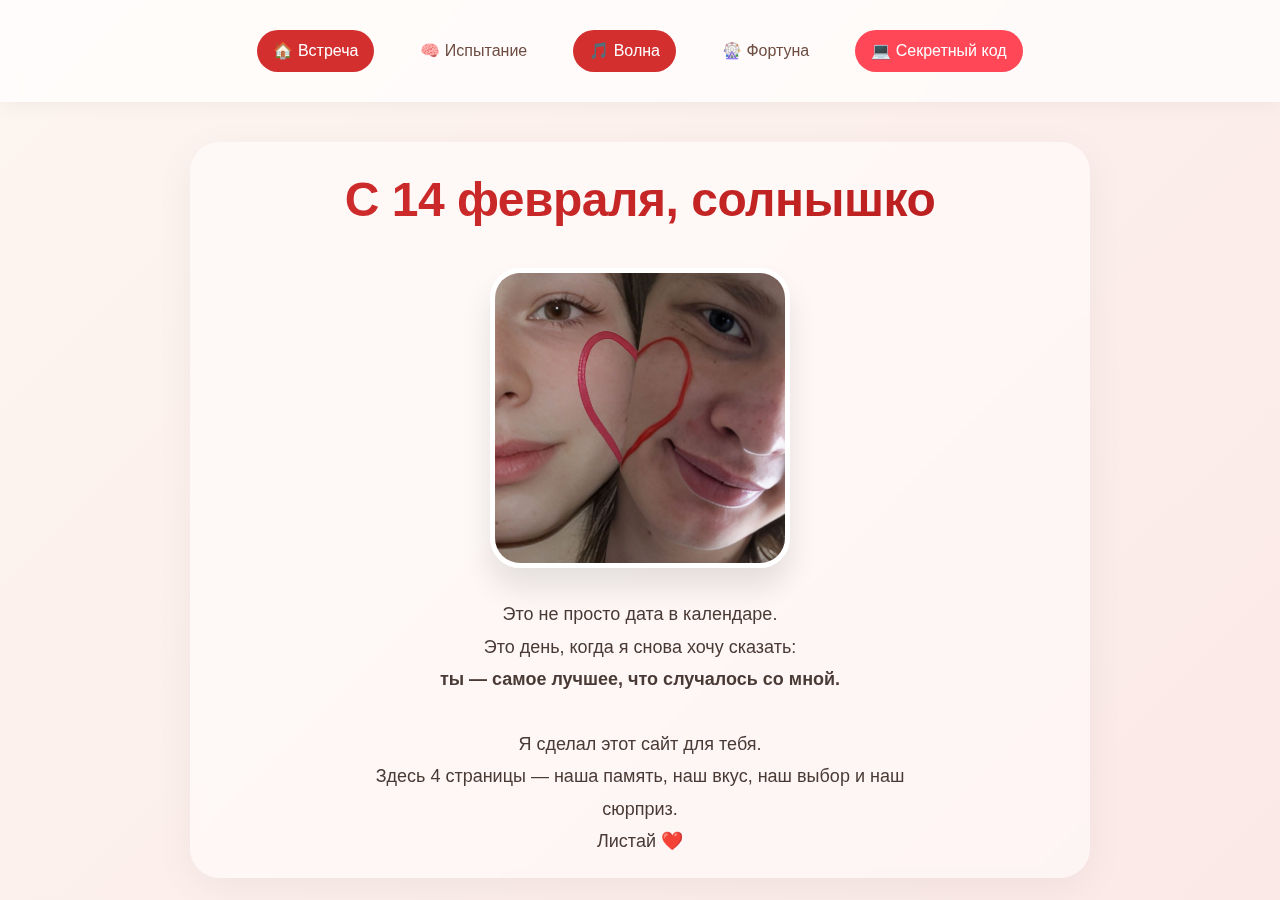
<file: index.html>
<!DOCTYPE html>
<html lang="ru">
<head>
    <meta charset="UTF-8">
    <meta name="viewport" content="width=device-width, initial-scale=1.0">
    <title>Для тебя ❤️</title>
    <link rel="stylesheet" href="style.css">
</head>
<body>
    <div class="nav">
        <a href="index.html">🏠 Встреча</a>
        <a href="quiz.html">🧠 Испытание</a>
        <a href="music.html" class="active">🎵 Волна</a>
        <a href="wheel.html">🎡 Фортуна</a>
        <a href="code.html">💻 Секретный код</a>
    </div>

    <div class="container center">
        <h1 class="title">С 14 февраля, солнышко</h1>
        <div class="photo-frame">
            <img src="/img/image.png" alt="Мы" class="main-photo">
        </div>
        <p class="main-text">
            Это не просто дата в календаре.<br>
            Это день, когда я снова хочу сказать:<br>
            <strong>ты — самое лучшее, что случалось со мной.</strong><br><br>
            Я сделал этот сайт для тебя.<br>
            Здесь 4 страницы — наша память, наш вкус, наш выбор и наш сюрприз.<br>
            Листай ❤️
        </p>
    </div>

    <script src="script.js"></script>
</body>
</html>
</file>
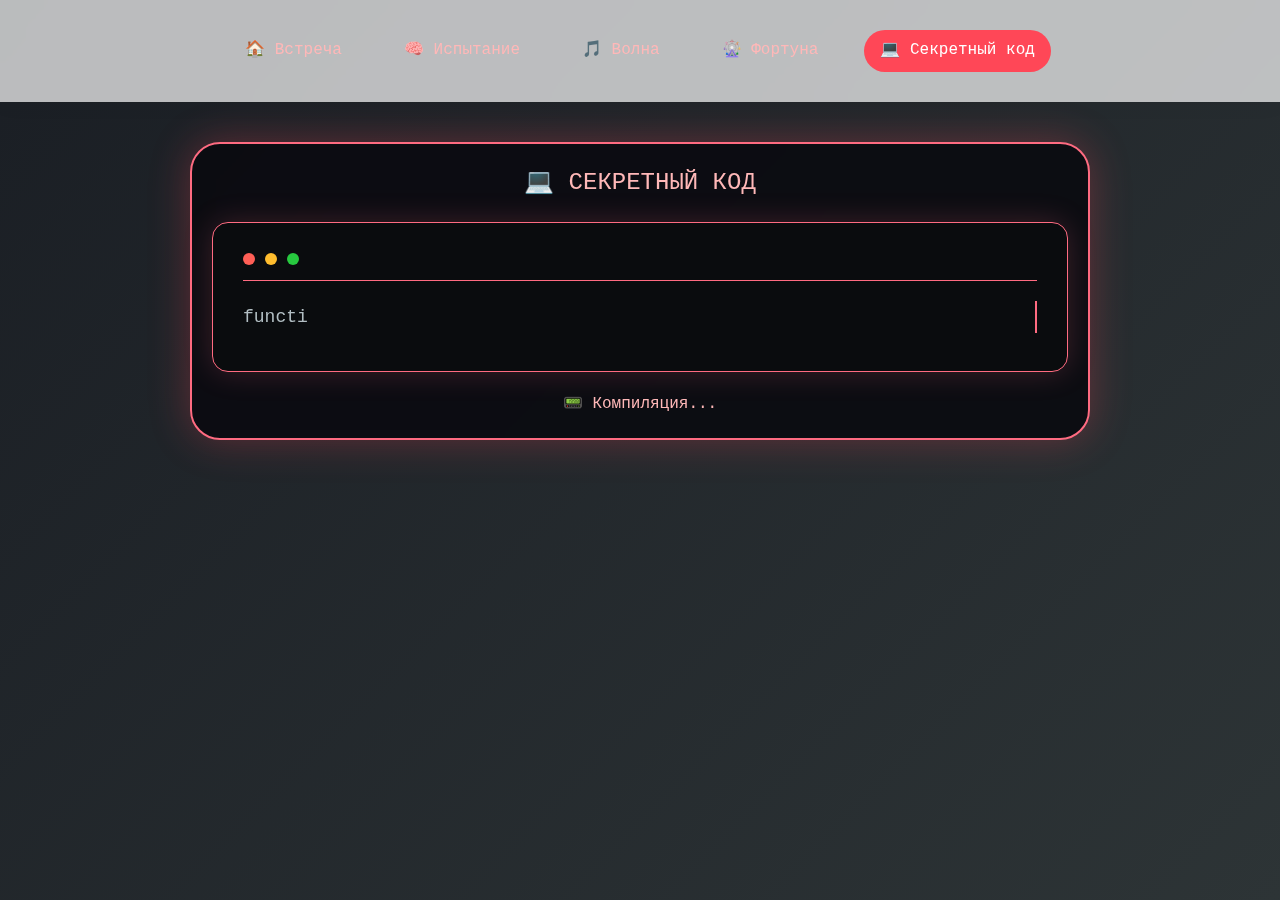
<file: code.html>
<!DOCTYPE html>
<html lang="ru">
<head>
    <meta charset="UTF-8">
    <meta name="viewport" content="width=device-width, initial-scale=1.0">
    <title>Секретный код ❤️</title>
    <link rel="stylesheet" href="style.css">
    <style>
        body {
            background: linear-gradient(135deg, #1a1e24, #2d3436);
            font-family: 'Courier New', monospace;
        }
        
        .nav a {
            color: #ffb8b8;
        }
        
        .nav a.active {
            background: #ff4757;
            color: white;
        }
        
        .container.code-container {
            background: rgba(10, 10, 15, 0.9);
            backdrop-filter: blur(10px);
            border: 2px solid #ff6b81;
            box-shadow: 0 0 40px rgba(255, 71, 87, 0.3);
            color: #dfe6e9;
        }
        
        .terminal {
            background: #0a0c0e;
            border-radius: 16px;
            padding: 30px;
            border: 1px solid #ff6b81;
            box-shadow: 0 0 30px rgba(255, 107, 129, 0.2);
            font-family: 'Courier New', monospace;
            margin: 20px 0;
        }
        
        .terminal-header {
            display: flex;
            gap: 10px;
            margin-bottom: 20px;
            padding-bottom: 15px;
            border-bottom: 1px solid #ff6b81;
        }
        
        .terminal-dot {
            width: 12px;
            height: 12px;
            border-radius: 50%;
            background: #ff5f56;
        }
        
        .terminal-dot:nth-child(2) {
            background: #ffbd2e;
        }
        
        .terminal-dot:nth-child(3) {
            background: #27c93f;
        }
        
        .code-line {
            color: #b2bec3;
            font-size: 18px;
            line-height: 1.8;
            margin: 8px 0;
            font-family: 'Courier New', monospace;
            border-right: 2px solid transparent;
            white-space: pre-wrap;
        }
        
        .code-line.typing {
            border-right: 2px solid #ff6b81;
            animation: blink 1s infinite;
        }
        
        @keyframes blink {
            0%, 100% { border-color: #ff6b81; }
            50% { border-color: transparent; }
        }
        
        .countdown {
            font-size: 80px;
            font-weight: 900;
            color: #ff6b81;
            text-align: center;
            margin: 40px 0;
            text-shadow: 0 0 30px #ff4757;
            font-family: 'Courier New', monospace;
            animation: pulse 1s infinite;
        }
        
        @keyframes pulse {
            0%, 100% { transform: scale(1); }
            50% { transform: scale(1.2); }
        }
        
        .heart-canvas-container {
            display: flex;
            justify-content: center;
            align-items: center;
            margin: 30px 0;
            position: relative;
        }
        
        #heartCanvas {
            background: #0a0c0e;
            border-radius: 20px;
            box-shadow: 0 0 50px rgba(255, 71, 87, 0.2);
            max-width: 100%;
            height: auto;
        }
        
        .secret-message {
            text-align: center;
            font-size: 28px;
            color: #ffb8b8;
            margin-top: 30px;
            font-weight: 700;
            text-shadow: 0 0 20px #ff4757;
            letter-spacing: 4px;
            animation: fadeIn 2s ease;
        }
        
        .restart-btn {
            background: #ff4757;
            color: white;
            border: none;
            padding: 15px 40px;
            border-radius: 60px;
            font-size: 18px;
            font-weight: 700;
            cursor: pointer;
            margin-top: 30px;
            border: 2px solid white;
            transition: 0.3s;
            font-family: 'Montserrat', sans-serif;
        }
        
        .restart-btn:hover {
            transform: scale(1.1);
            background: #ff6b81;
            box-shadow: 0 0 30px #ff4757;
        }
        
        .hidden {
            display: none;
        }
        
        .stage-indicator {
            color: #ffb8b8;
            font-size: 16px;
            margin-top: 10px;
            font-family: 'Courier New', monospace;
        }
    </style>
</head>
<body>
    <div class="nav">
        <a href="index.html">🏠 Встреча</a>
        <a href="quiz.html">🧠 Испытание</a>
        <a href="music.html">🎵 Волна</a>
        <a href="wheel.html">🎡 Фортуна</a>
        <a href="code.html" class="active">💻 Секретный код</a>
    </div>

    <div class="container code-container">
        <h2 style="color: #ffb8b8; text-align: center;">💻 СЕКРЕТНЫЙ КОД</h2>
        
        <div id="terminal" class="terminal">
            <div class="terminal-header">
                <span class="terminal-dot"></span>
                <span class="terminal-dot"></span>
                <span class="terminal-dot"></span>
            </div>
            <div id="codeDisplay"></div>
        </div>
        
        <div id="countdownDisplay" class="countdown hidden"></div>
        
        <div id="heartContainer" class="heart-canvas-container hidden">
            <canvas id="heartCanvas" width="400" height="400"></canvas>
            <div id="finalMessage" class="secret-message hidden"></div>
        </div>
        
        <div style="text-align: center; margin-top: 20px;">
            <button id="restartBtn" class="restart-btn hidden" onclick="location.reload()">🔄 Ещё раз</button>
        </div>
        <div id="stageIndicator" class="stage-indicator" style="text-align: center;"></div>
    </div>

    <script>
        // КОД, КОТОРЫЙ БУДЕТ ПЕЧАТАТЬСЯ
        const codeLines = [
            "function createHeart() {",
            "  const love = 'Для тебя ❤️';",
            "  const memory = new Date('2023-06-14');",
            "  const status = 'влюблён';",
            "  ",
            "  while(true) {",
            "    console.log('Я тебя люблю');",
            "    // Бесконечный цикл счастья",
            "  }",
            "}",
            "",
            "createHeart();"
        ];

        let currentLine = 0;
        let currentChar = 0;
        let typingInterval;
        let countdownInterval;
        let heartAnimation;
        
        const codeDisplay = document.getElementById('codeDisplay');
        const countdownDisplay = document.getElementById('countdownDisplay');
        const heartContainer = document.getElementById('heartContainer');
        const heartCanvas = document.getElementById('heartCanvas');
        const finalMessage = document.getElementById('finalMessage');
        const stageIndicator = document.getElementById('stageIndicator');
        const restartBtn = document.getElementById('restartBtn');

        // ТИПАЕМ КОД
        function typeCode() {
            stageIndicator.innerHTML = '📟 Компиляция...';
            
            if (currentLine < codeLines.length) {
                if (currentChar === 0) {
                    const lineDiv = document.createElement('div');
                    lineDiv.className = 'code-line typing';
                    lineDiv.id = `line-${currentLine}`;
                    codeDisplay.appendChild(lineDiv);
                }
                
                const lineElement = document.getElementById(`line-${currentLine}`);
                const line = codeLines[currentLine];
                
                if (currentChar < line.length) {
                    lineElement.innerHTML += line[currentChar];
                    currentChar++;
                } else {
                    lineElement.classList.remove('typing');
                    currentLine++;
                    currentChar = 0;
                }
            } else {
                // КОД НАПИСАН — ЗАПУСКАЕМ ОТСЧЁТ
                clearInterval(typingInterval);
                stageIndicator.innerHTML = '✅ Компиляция завершена';
                setTimeout(startCountdown, 1000);
            }
        }

        // ОТСЧЁТ 3...2...1...
        function startCountdown() {
            stageIndicator.innerHTML = '⏳ Запуск программы...';
            codeDisplay.parentElement.style.opacity = '0.5';
            
            let count = 3;
            countdownDisplay.classList.remove('hidden');
            
            countdownInterval = setInterval(() => {
                countdownDisplay.innerHTML = count;
                
                if (count === 0) {
                    clearInterval(countdownInterval);
                    countdownDisplay.classList.add('hidden');
                    startDrawingHeart();
                }
                count--;
            }, 1000);
        }

        // РИСУЕМ СЕРДЦЕ ПОСТЕПЕННО
        function startDrawingHeart() {
            stageIndicator.innerHTML = '❤️ Рисую сердце...';
            heartContainer.classList.remove('hidden');
            
            const ctx = heartCanvas.getContext('2d');
            const width = heartCanvas.width;
            const height = heartCanvas.height;
            
            let progress = 0;
            
            function drawHeart(progress) {
                ctx.clearRect(0, 0, width, height);
                
                // Фон
                ctx.fillStyle = '#0a0c0e';
                ctx.fillRect(0, 0, width, height);
                
                // Рисуем сердце по точкам
                ctx.save();
                ctx.translate(width/2, height/2 - 20);
                ctx.scale(2, 2);
                
                ctx.beginPath();
                ctx.strokeStyle = '#ff4757';
                ctx.lineWidth = 3;
                
                // Уравнение сердца
                for (let t = 0; t <= progress * Math.PI * 2; t += 0.05) {
                    const x = 16 * Math.pow(Math.sin(t), 3);
                    const y = -(13 * Math.cos(t) - 5 * Math.cos(2*t) - 2 * Math.cos(3*t) - Math.cos(4*t));
                    
                    if (t === 0) {
                        ctx.moveTo(x, y);
                    } else {
                        ctx.lineTo(x, y);
                    }
                }
                
                ctx.stroke();
                
                // Внутренняя заливка (постепенная)
                if (progress > 0.8) {
                    ctx.fillStyle = 'rgba(255, 71, 87, ' + ((progress - 0.8) * 5) + ')';
                    ctx.fill();
                }
                
                ctx.restore();
                
                // Подпись
                ctx.font = '14px "Courier New", monospace';
                ctx.fillStyle = '#b2bec3';
                ctx.textAlign = 'center';
                ctx.fillText('for (let day = 0; day < forever; day++)', width/2, height - 30);
                ctx.fillStyle = '#ffb8b8';
                ctx.fillText('{ love++; }', width/2, height - 10);
            }
            
            let frame = 0;
            function animateHeart() {
                progress = frame / 100;
                drawHeart(Math.min(progress, 1));
                
                if (progress < 1) {
                    frame++;
                    requestAnimationFrame(animateHeart);
                } else {
                    // Сердце готово — показываем сообщение
                    finalMessage.classList.remove('hidden');
                    finalMessage.innerHTML = '❤️ LOVE ❤️';
                    stageIndicator.innerHTML = '❤️ Программа выполнена успешно';
                    restartBtn.classList.remove('hidden');
                }
            }
            
            animateHeart();
        }

        // СТАРТ
        window.onload = function() {
            typingInterval = setInterval(typeCode, 100);
        };
    </script>
</body>
</html>
</file>
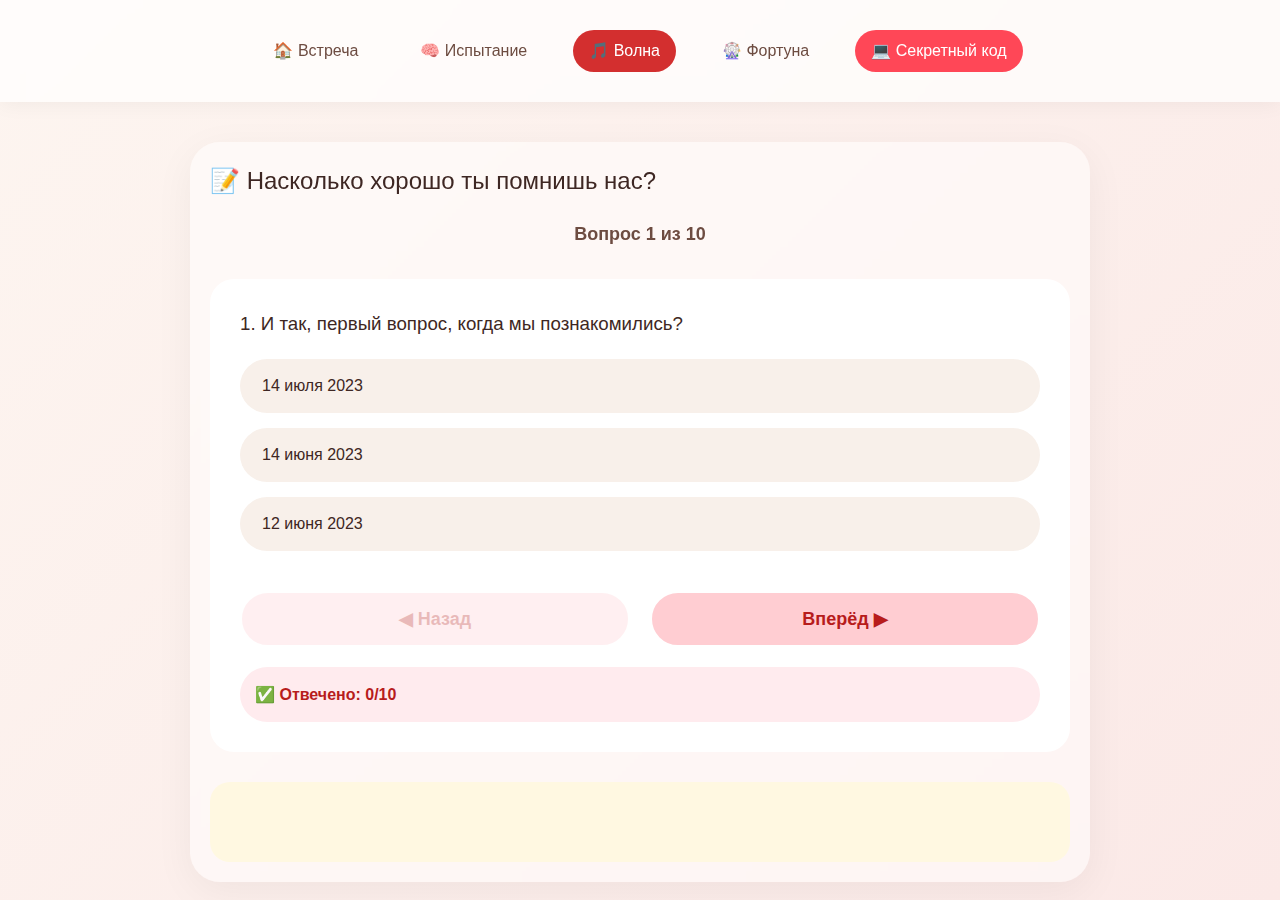
<file: quiz.html>
<!DOCTYPE html>
<html lang="ru">
<head>
    <meta charset="UTF-8">
    <meta name="viewport" content="width=device-width, initial-scale=1.0">
    <title>Испытание памятью</title>
    <link rel="stylesheet" href="style.css">
    <style>
        .quiz-card {
            position: relative;
            overflow: visible !important;
            padding: 30px;
        }
        
        .quiz-container {
            min-height: 450px;
            position: relative;
        }
        
        .no-btn {
            position: relative;
            cursor: pointer;
            transition: all 0.15s ease;
        }
        
        .no-btn.running {
            position: absolute;
            z-index: 999;
        }
        
        .nav-buttons {
            display: flex;
            justify-content: space-between;
            margin-top: 40px;
            gap: 20px;
        }
        
        .nav-btn {
            background: #ffcdd2;
            border: none;
            padding: 15px 30px;
            border-radius: 60px;
            font-size: 18px;
            font-weight: 600;
            color: #b71c1c;
            cursor: pointer;
            transition: 0.3s;
            border: 2px solid white;
            flex: 1;
        }
        
        .nav-btn:hover:not(:disabled) {
            background: #d32f2f;
            color: white;
            transform: scale(1.05);
        }
        
        .nav-btn:disabled {
            opacity: 0.3;
            cursor: not-allowed;
            transform: none;
        }
        
        .results-btn {
            background: #d32f2f;
            color: white;
            border: none;
            padding: 18px 40px;
            border-radius: 60px;
            font-size: 20px;
            font-weight: 700;
            cursor: pointer;
            transition: 0.3s;
            border: 3px solid white;
            box-shadow: 0 8px 0 #8b1e1e;
            flex: 2;
            letter-spacing: 2px;
        }
        
        .results-btn:hover:not(:disabled) {
            transform: translateY(4px);
            box-shadow: 0 4px 0 #8b1e1e;
            background: #b71c1c;
        }
        
        .results-btn:disabled {
            opacity: 0.5;
            cursor: not-allowed;
            transform: none;
            box-shadow: 0 8px 0 #8b1e1e;
        }
        
        .question-counter {
            text-align: center;
            margin-bottom: 20px;
            font-size: 18px;
            color: #6d4c41;
            font-weight: 600;
        }
        
        .quiz-btn {
            margin: 15px 0;
            transition: all 0.3s ease;
        }
        
        .quiz-btn.correct {
            background: #4caf50 !important;
            color: white !important;
            border: 3px solid #ffeb3b !important;
        }
        
        .quiz-btn.incorrect {
            background: #f44336 !important;
            color: white !important;
            opacity: 0.9;
        }
        
        .comment-box {
            margin-top: 30px;
            padding: 25px;
            background: #fff8e1;
            border-radius: 24px;
            border-left: 10px solid #d32f2f;
            font-size: 18px;
            color: #3e2723;
            box-shadow: 0 5px 20px rgba(0,0,0,0.05);
            animation: fadeIn 0.5s ease;
        }
        
        @keyframes fadeIn {
            from { opacity: 0; transform: translateY(10px); }
            to { opacity: 1; transform: translateY(0); }
        }
        
        .result-message {
            min-height: 80px;
        }
        
        .progress-indicator {
            margin-top: 20px;
            padding: 15px;
            background: #ffebee;
            border-radius: 40px;
            font-size: 16px;
            color: #b71c1c;
            font-weight: 600;
        }
    </style>
</head>
<body>
    <div class="nav">
        <a href="index.html">🏠 Встреча</a>
        <a href="quiz.html">🧠 Испытание</a>
        <a href="music.html" class="active">🎵 Волна</a>
        <a href="wheel.html">🎡 Фортуна</a>
        <a href="code.html">💻 Секретный код</a>
    </div>

    <div class="container">
        <h2>📝 Насколько хорошо ты помнишь нас?</h2>
        <div id="quiz-container" class="quiz-container"></div>
        <div id="result" class="result-message"></div>
    </div>

    <script>
        const questions = [
            {
                question: "И так, первый вопрос, когда мы познакомились?",
                options: ["14 июля 2023", "14 июня 2023", "12 июня 2023"],
                answer: 1,
                comment: "Мы познакомились 14 июня 2023 года, самый лучший день, который поменял нашу с тобой жизнь."
            },
            {
                question: "Когда мы начали встречаться?",
                options: ["14 мая 2024", "16 мая 2024", "Та давно"],
                answer: 0,
                comment: "Конечно же 14 мая 2024, после моего сообщения 'Оффициально пара?'"
            },
            {
                question: "Чем мы больше всего любим заниматься?",
                options: ["Играть", "Сплетничать", "Смотреть что-то"],
                answer: 1,
                comment: "Конечно же сплетничать, мы ж две крыски."
            },
            {
                question: "Что мы оба ненавидим?",
                options: ["Оскорбления", "Расстояние", "Ссоры"],
                answer: 1,
                comment: "Как по мне, мы оба ненавидим расстояние."
            },
            {
                question: "Что первое мы посмотрели оба?(есть подвох)",
                options: ["Клинок рассекающих демонов", "Смешное видео", "Поднятие уровня в одиночку"],
                answer: 0,
                comment: "Клинок, я ещё помню, как ты мне нарисовала Зеницу."
            },
            {
                question: "Как я тебя чаще всего называю?",
                options: ["Дурашка", "Ведьмочка ты жопастая", "Крыска ты моя"],
                answer: 0,
                comment: "Дурашка, так как звучит как-то роднее."
            },
            {
                question: "Кто первый сказал 'люблю тебя'?",
                options: ["Я", "Ты", "Кот"],
                answer: 1,
                comment: "Ты. Люблю тебя, братик. И я тебя люблю, сестричка."
            },
            {
                question: "Что мы хотим приготовить в первую очередь?",
                options: ["Друг друга", "Пиццу", "Чай"],
                answer: 1,
                comment: "Хотелось бы первый вариант, но начнём с пиццы, хах."
            },
            {
                question: "Сколько котов мы собираемся заводить?",
                options: ["0", "1", "2", "3", "4", "∞"],
                answer: 5,
                comment: "Бесконечность. Но если серьёзно — 2 будет достаточно."
            },
            {
                question: "И так, финальный вопрос, ты меня любишь?",
                options: ["ДА", "НЕТ"],
                answer: 0,
                comment: "Я знал, что ты скажешь ДА ❤️"
            }
        ];

        let currentQuestion = 0;
        
        // Сохраняем ответы И комментарии
        let userAnswers = new Array(questions.length).fill(null);
        let userComments = new Array(questions.length).fill(null);
        let answerStatus = new Array(questions.length).fill(null);
        
        let noBtn = null;

        function checkAllAnswered() {
            return userAnswers.every(ans => ans !== null);
        }

        function loadQuestion() {
            const q = questions[currentQuestion];
            const savedAnswer = userAnswers[currentQuestion];
            const savedComment = userComments[currentQuestion];
            
            let html = `<div class="question-counter">Вопрос ${currentQuestion + 1} из ${questions.length}</div>`;
            html += `<div class="quiz-card">
                <h3>${currentQuestion + 1}. ${q.question}</h3>`;
            
            // Последний вопрос — особая обработка
            if (currentQuestion === questions.length - 1) {
                const daSelected = savedAnswer === 0;
                const noSelected = savedAnswer === 1;
                
                html += `<button class="quiz-btn ${daSelected ? 'correct' : ''}" onclick="checkAnswer(0)" ${savedAnswer !== null ? 'disabled' : ''}>${q.options[0]}</button>`;
                html += `<button id="noButton" class="quiz-btn no-btn ${noSelected ? 'incorrect' : ''}" onclick="dodgeNoButton()" ${savedAnswer !== null ? 'disabled' : ''}>${q.options[1]}</button>`;
            } else {
                q.options.forEach((opt, index) => {
                    const isSelected = savedAnswer === index;
                    let btnClass = '';
                    if (isSelected) {
                        btnClass = index === q.answer ? 'correct' : 'incorrect';
                    }
                    html += `<button class="quiz-btn ${btnClass}" onclick="checkAnswer(${index})" ${savedAnswer !== null ? 'disabled' : ''}>${opt}</button>`;
                });
            }
            
            // Кнопки навигации
            html += `<div class="nav-buttons">`;
            
            // Кнопка НАЗАД (всегда)
            html += `<button class="nav-btn" onclick="prevQuestion()" ${currentQuestion === 0 ? 'disabled' : ''}>◀ Назад</button>`;
            
            // Кнопка ВПЕРЁД (первые 9 вопросов)
            if (currentQuestion < questions.length - 1) {
                html += `<button class="nav-btn" onclick="nextQuestion()">Вперёд ▶</button>`;
            } 
            // Кнопка К РЕЗУЛЬТАТАМ (только на последнем вопросе)
            else {
                const allAnswered = checkAllAnswered();
                html += `<button class="results-btn" onclick="showFinalResults()" ${!allAnswered ? 'disabled' : ''}>🏆 К РЕЗУЛЬТАТАМ</button>`;
            }
            
            html += `</div>`;
            
            // Индикатор прогресса (на всех вопросах)
            const answeredCount = userAnswers.filter(a => a !== null).length;
            html += `<div class="progress-indicator">✅ Отвечено: ${answeredCount}/${questions.length}</div>`;
            
            html += `</div>`;
            
            document.getElementById('quiz-container').innerHTML = html;
            
            // Если есть сохранённый комментарий — показываем его
            if (savedComment) {
                document.getElementById('result').innerHTML = `<div class="comment-box">${savedComment}</div>`;
            } else {
                document.getElementById('result').innerHTML = '';
            }
            
            // Если последний вопрос и ответ ещё не дан — активируем кнопку НЕТ
            if (currentQuestion === questions.length - 1 && userAnswers[currentQuestion] === null) {
                noBtn = document.getElementById('noButton');
                if (noBtn) {
                    noBtn.style.position = 'relative';
                    noBtn.style.left = '0';
                    noBtn.style.top = '0';
                }
            }
        }

        // Убегающая кнопка — ТОЛЬКО при нажатии
        function dodgeNoButton() {
            if (!noBtn) return;
            if (userAnswers[currentQuestion] !== null) return;
            
            const container = document.querySelector('.quiz-card');
            const containerRect = container.getBoundingClientRect();
            const btnRect = noBtn.getBoundingClientRect();
            
            const maxX = containerRect.width - btnRect.width - 20;
            const maxY = containerRect.height - btnRect.height - 20;
            
            let x = Math.random() * Math.max(10, maxX);
            let y = Math.random() * Math.max(10, maxY);
            
            noBtn.style.position = 'absolute';
            noBtn.style.left = x + 'px';
            noBtn.style.top = y + 'px';
            noBtn.classList.add('running');
            
            const messages = [
                "😈 Не-а",
                "🤭 Не получится",
                "😘 Только ДА",
                "💕 Давай ещё разок",
                "✨ Не туда",
                "🎯 Промах",
                "❤️ Попробуй ещё",
                "😏 Не выйдет"
            ];
            
            const randomMsg = messages[Math.floor(Math.random() * messages.length)];
            document.getElementById('result').innerHTML = `<span style="color: #d32f2f; font-size: 24px;">${randomMsg}</span>`;
            
            setTimeout(() => {
                if (userComments[currentQuestion]) {
                    document.getElementById('result').innerHTML = `<div class="comment-box">${userComments[currentQuestion]}</div>`;
                } else {
                    document.getElementById('result').innerHTML = '';
                }
            }, 800);
        }

        function checkAnswer(selected) {
            if (userAnswers[currentQuestion] !== null) return;
            
            const q = questions[currentQuestion];
            
            // Для последнего вопроса — только ДА
            if (currentQuestion === questions.length - 1) {
                if (selected === 0) {
                    userAnswers[currentQuestion] = selected;
                    
                    const commentHTML = `✅ ДА! ❤️<br><span class="comment">${q.comment}</span>`;
                    userComments[currentQuestion] = commentHTML;
                    answerStatus[currentQuestion] = 'da';
                    
                    const btns = document.querySelectorAll('.quiz-btn');
                    btns.forEach(btn => {
                        if (btn.textContent.includes('ДА')) {
                            btn.classList.add('correct');
                        }
                    });
                    
                    document.getElementById('result').innerHTML = `<div class="comment-box">${commentHTML}</div>`;
                    btns.forEach(btn => btn.disabled = true);
                    
                    // Обновляем кнопку результатов
                    loadQuestion();
                }
                return;
            }
            
            // Обычные вопросы
            userAnswers[currentQuestion] = selected;
            
            const isCorrect = selected === q.answer;
            answerStatus[currentQuestion] = isCorrect ? 'correct' : 'incorrect';
            
            const statusIcon = isCorrect ? '✅ Да!' : '❌ Нет';
            const commentHTML = `${statusIcon}<br><span class="comment">${q.comment}</span>`;
            userComments[currentQuestion] = commentHTML;
            
            const btns = document.querySelectorAll('.quiz-btn');
            btns.forEach((btn, index) => {
                if (index === selected) {
                    btn.classList.add(isCorrect ? 'correct' : 'incorrect');
                }
            });
            
            document.getElementById('result').innerHTML = `<div class="comment-box">${commentHTML}</div>`;
            btns.forEach(btn => btn.disabled = true);
            
            // Обновляем индикатор прогресса
            loadQuestion();
        }

        function prevQuestion() {
            if (currentQuestion > 0) {
                currentQuestion--;
                loadQuestion();
            }
        }

        function nextQuestion() {
            if (currentQuestion < questions.length - 1) {
                currentQuestion++;
                loadQuestion();
            }
        }

        function showFinalResults() {
            let score = 0;
            questions.forEach((q, index) => {
                if (userAnswers[index] === q.answer) {
                    score++;
                }
            });
            
            document.getElementById('quiz-container').innerHTML = `
                <div class="quiz-result" style="text-align: center; padding: 40px;">
                    <h2 style="font-size: 36px; color: #d32f2f;">🎉 Твой результат: ${score}/${questions.length}</h2>
                    <p style="font-size: 24px; margin: 30px 0;">
                        ${score === questions.length ? "🌟 Идеально! Ты помнишь нас лучше меня!" : 
                          score >= 8 ? "💕 Очень близко! Я ценю твою память." : 
                          "😊 Главное — ты помнишь главное. А главное — это мы."}
                    </p>
                    <a href="wheel.html" class="next-link" style="display: inline-block; margin-top: 30px; padding: 18px 50px; background: #d32f2f; color: white; text-decoration: none; border-radius: 60px; font-size: 22px; font-weight: 700;">🎡 К колесу фортуны</a>
                </div>
            `;
            document.getElementById('result').innerHTML = '';
        }

        window.onload = function() {
            loadQuestion();
        };
    </script>
</body>
</html>
</file>
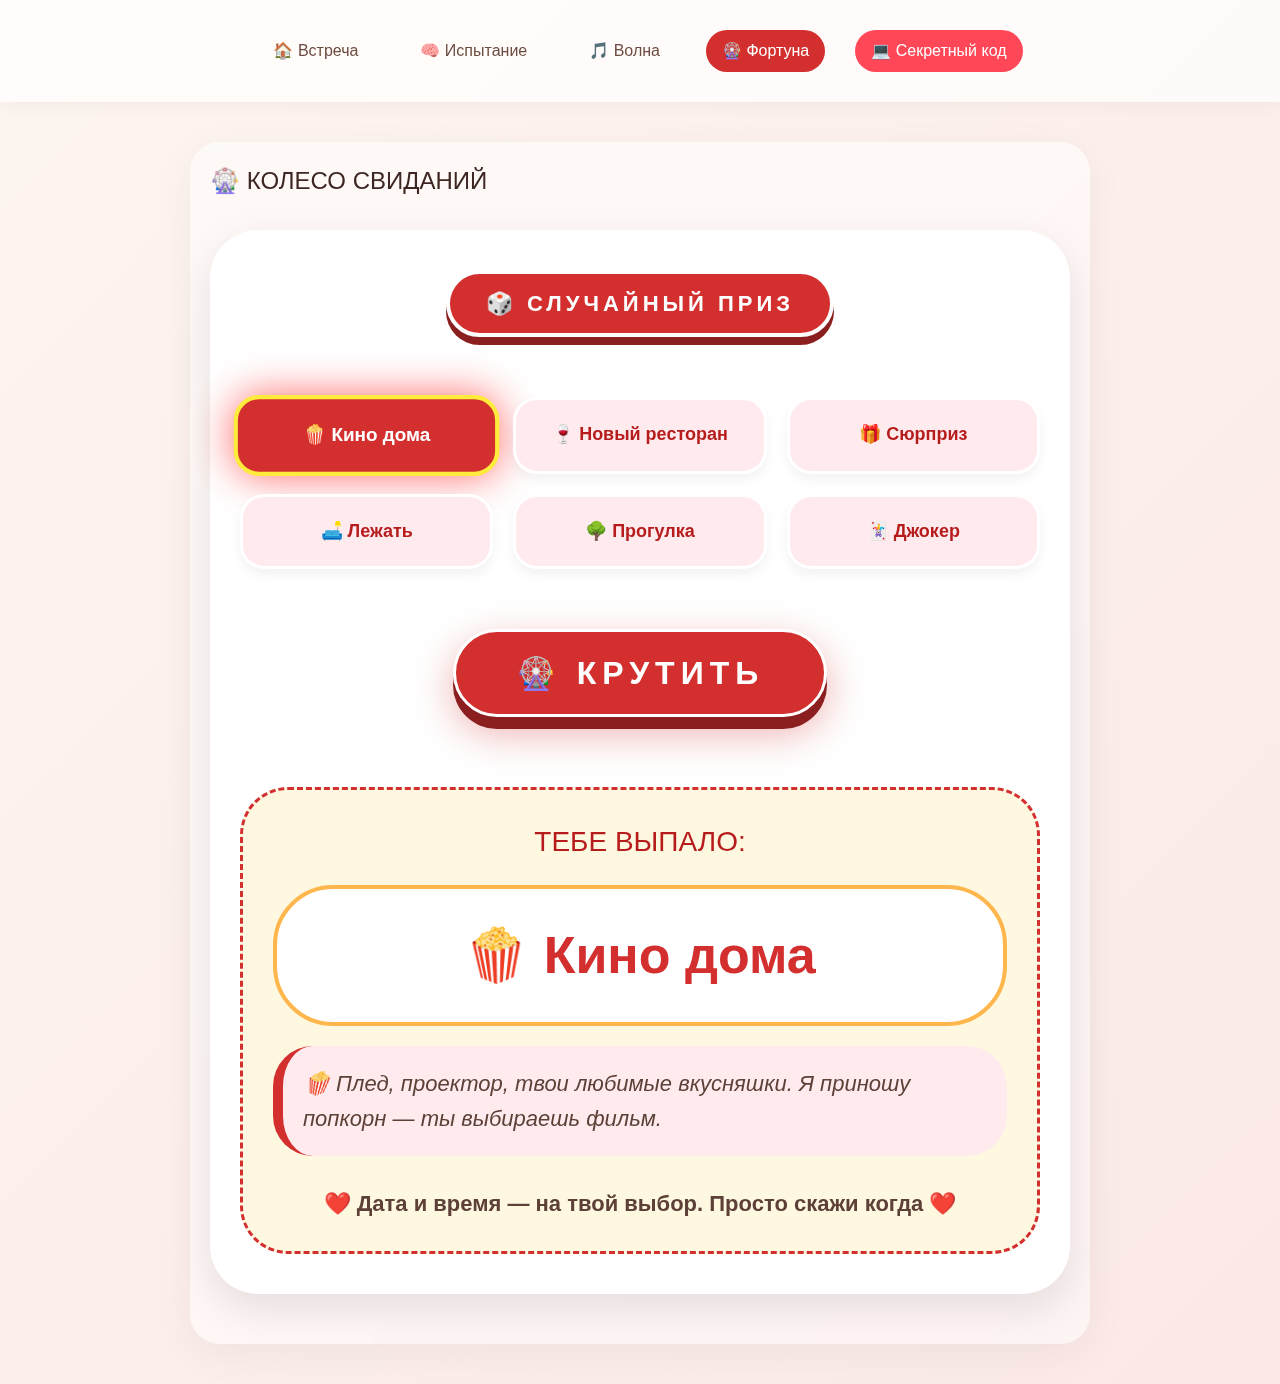
<file: wheel.html>
<!DOCTYPE html>
<html lang="ru">
<head>
    <meta charset="UTF-8">
    <meta name="viewport" content="width=device-width, initial-scale=1.0">
    <title>Колесо свиданий ❤️</title>
    <link rel="stylesheet" href="style.css">
    <style>
        /* ОСНОВНЫЕ СТИЛИ КОЛЕСА */
        .wheel-simple {
            background: white;
            border-radius: 48px;
            padding: 40px 30px;
            margin: 30px 0;
            box-shadow: 0 15px 40px rgba(0,0,0,0.1);
            position: relative;
            text-align: center;
        }
        
        .prize-label {
            background: #d32f2f;
            color: white;
            display: inline-block;
            padding: 12px 36px;
            border-radius: 60px;
            font-size: 22px;
            font-weight: 800;
            letter-spacing: 4px;
            margin-bottom: 30px;
            border: 4px solid white;
            box-shadow: 0 8px 0 #8b1e1e;
            text-transform: uppercase;
        }
        
        /* СЕТКА С ВАРИАНТАМИ */
        .wheel-items {
            display: grid;
            grid-template-columns: repeat(3, 1fr);
            gap: 20px;
            margin: 30px 0;
        }
        
        .wheel-item {
            background: #ffebee;
            padding: 20px 15px;
            border-radius: 24px;
            font-weight: 700;
            font-size: 18px;
            color: #b71c1c;
            border: 3px solid white;
            box-shadow: 0 6px 12px rgba(0,0,0,0.05);
            transition: 0.3s;
            cursor: pointer;
            position: relative;
            text-align: center;
        }
        
        .wheel-item:hover {
            transform: translateY(-5px);
            box-shadow: 0 15px 25px rgba(211,47,47,0.2);
        }
        
        .wheel-item.selected {
            background: #d32f2f;
            color: white;
            transform: scale(1.05);
            border: 4px solid #ffeb3b;
            box-shadow: 0 0 40px #ff6b6b;
        }
        
        /* ВСПЛЫВАЮЩЕЕ ОПИСАНИЕ */
        .wheel-item::after {
            content: attr(data-description);
            position: absolute;
            bottom: 110%;
            left: 50%;
            transform: translateX(-50%);
            background: #2c3e50;
            color: white;
            padding: 12px 20px;
            border-radius: 20px;
            font-size: 14px;
            font-weight: 400;
            white-space: nowrap;
            opacity: 0;
            visibility: hidden;
            transition: 0.2s;
            box-shadow: 0 10px 25px rgba(0,0,0,0.3);
            z-index: 100;
            pointer-events: none;
            border: 2px solid #ffeb3b;
        }
        
        .wheel-item:hover::after {
            opacity: 1;
            visibility: visible;
            bottom: 120%;
        }
        
        .spin-btn {
            background: #d32f2f;
            color: white;
            border: none;
            padding: 22px 60px;
            font-size: 32px;
            font-weight: 800;
            border-radius: 80px;
            cursor: pointer;
            margin: 30px 0;
            transition: 0.2s;
            box-shadow: 0 12px 0 #8b1e1e, 0 15px 40px rgba(211,47,47,0.4);
            border: 3px solid white;
            letter-spacing: 6px;
        }
        
        .spin-btn:hover {
            transform: translateY(6px);
            box-shadow: 0 6px 0 #8b1e1e, 0 20px 40px rgba(211,47,47,0.5);
        }
        
        .spin-btn:active {
            transform: translateY(12px);
            box-shadow: 0 0 0 #8b1e1e, 0 20px 40px rgba(211,47,47,0.5);
        }
        
        .result-area {
            margin-top: 40px;
            padding: 30px;
            background: #fff8e1;
            border-radius: 48px;
            border: 3px dashed #d32f2f;
        }
        
        .winning-prize {
            font-size: 52px;
            font-weight: 900;
            color: #d32f2f;
            margin: 20px 0;
            background: white;
            padding: 25px;
            border-radius: 60px;
            border: 4px solid #ffb74d;
            word-break: break-word;
        }
        
        .prize-description {
            font-size: 22px;
            color: #5d4037;
            background: #ffebee;
            padding: 20px;
            border-radius: 40px;
            margin-top: 20px;
            font-style: italic;
            border-left: 10px solid #d32f2f;
            text-align: left;
        }
        
        @media (max-width: 600px) {
            .wheel-items {
                grid-template-columns: repeat(2, 1fr);
            }
            
            .spin-btn {
                font-size: 24px;
                padding: 18px 30px;
            }
            
            .winning-prize {
                font-size: 36px;
            }
        }
    </style>
</head>
<body>
    <div class="nav">
        <a href="index.html">🏠 Встреча</a>
        <a href="quiz.html">🧠 Испытание</a>
        <a href="music.html">🎵 Волна</a>
        <a href="wheel.html" class="active">🎡 Фортуна</a>
        <a href="code.html">💻 Секретный код</a>
    </div>

    <div class="container">
        <h2>🎡 КОЛЕСО СВИДАНИЙ</h2>
        
        <div class="wheel-simple">
            
            <div class="prize-label">🎲 СЛУЧАЙНЫЙ ПРИЗ</div>
            
            <!-- СЕТКА С ВАРИАНТАМИ -->
            <div class="wheel-items">
                <div class="wheel-item" data-id="0" data-description="🍿 Плед, проектор, твои любимые вкусняшки. Я приношу попкорн — ты выбираешь фильм.">
                    🍿 Кино дома
                </div>
                <div class="wheel-item" data-id="1" data-description="🍷 Новое место, где мы ещё не были. Столик уже забронирован — осталось выбрать дату.">
                    🍷 Новый ресторан
                </div>
                <div class="wheel-item" data-id="2" data-description="🎁 Полная неожиданность. Ты узнаёшь всё за час до выхода. Доверься мне ❤️">
                    🎁 Сюрприз
                </div>
                <div class="wheel-item" data-id="3" data-description="🛋️ Лежать, обниматься, тупить, заказать еду. Без чувства вины. Самый важный пункт.">
                    🛋️ Лежать
                </div>
                <div class="wheel-item" data-id="4" data-description="🌳 Наше место. Или новое. Рука в руке, кофе с собой, разговоры ни о чём.">
                    🌳 Прогулка
                </div>
                <div class="wheel-item" data-id="5" data-description="🃏 Ты придумываешь свидание сама. Любое. Я оплачиваю и не ною. Честно.">
                    🃏 Джокер
                </div>
            </div>
            
            <!-- КНОПКА -->
            <button id="spinBtn" class="spin-btn">🎡 КРУТИТЬ</button>
            
            <!-- РЕЗУЛЬТАТ -->
            <div class="result-area">
                <h3 style="font-size: 28px; color: #b71c1c; margin-bottom: 20px;">ТЕБЕ ВЫПАЛО:</h3>
                <div id="winnerDisplay" class="winning-prize"></div>
                <div id="winnerDescription" class="prize-description"></div>
                <p style="font-size: 22px; margin-top: 30px; color: #5d4037; font-weight: 600;">
                    ❤️ Дата и время — на твой выбор. Просто скажи когда ❤️
                </p>
            </div>
        </div>
    </div>

    <script>
        const items = document.querySelectorAll('.wheel-item');
        const spinBtn = document.getElementById('spinBtn');
        const winnerDisplay = document.getElementById('winnerDisplay');
        const winnerDescription = document.getElementById('winnerDescription');
        
        // МАССИВ С ВАРИАНТАМИ И ОПИСАНИЯМИ
        const prizes = [
            {
                name: '🍿 Кино дома',
                desc: '🍿 Плед, проектор, твои любимые вкусняшки. Я приношу попкорн — ты выбираешь фильм.'
            },
            {
                name: '🍷 Новый ресторан',
                desc: '🍷 Новое место, где мы ещё не были. Столик уже забронирован — осталось выбрать дату.'
            },
            {
                name: '🎁 Сюрприз',
                desc: '🎁 Полная неожиданность. Ты узнаёшь всё за час до выхода. Доверься мне ❤️'
            },
            {
                name: '🛋️ Лежать',
                desc: '🛋️ Лежать, обниматься, тупить, заказать еду. Без чувства вины. Самый важный пункт.'
            },
            {
                name: '🌳 Прогулка',
                desc: '🌳 Наше место. Или новое. Рука в руке, кофе с собой, разговоры ни о чём.'
            },
            {
                name: '🃏 Джокер',
                desc: '🃏 Ты придумываешь свидание сама. Любое. Я оплачиваю и не ною. Честно.'
            }
        ];
        
        // ФУНКЦИЯ КРУТКИ
        function spinWheel() {
            // Убираем подсветку у всех
            items.forEach(item => {
                item.classList.remove('selected');
            });
            
            // Выбираем случайный индекс
            const randomIndex = Math.floor(Math.random() * prizes.length);
            
            // Подсвечиваем выбранный
            items[randomIndex].classList.add('selected');
            
            // Показываем результат и описание
            winnerDisplay.textContent = prizes[randomIndex].name;
            winnerDescription.textContent = prizes[randomIndex].desc;
        }
        
        // КРУТИМ ПО КЛИКУ
        spinBtn.addEventListener('click', spinWheel);
        
        // ПРИ ЗАГРУЗКЕ - ПЕРВЫЙ ВАРИАНТ ПОДСВЕЧЕН
        window.onload = function() {
            items[0].classList.add('selected');
            winnerDisplay.textContent = prizes[0].name;
            winnerDescription.textContent = prizes[0].desc;
        };
    </script>
</body>
</html>
</file>
<file: style.css>
/* style.css */

* {
    margin: 0;
    padding: 0;
    box-sizing: border-box;
}

body {
    font-family: 'Montserrat', -apple-system, BlinkMacSystemFont, 'Segoe UI', sans-serif;
    background: linear-gradient(135deg, #fdf5f0, #fbe9e7);
    color: #3a2c2b;
    line-height: 1.6;
    min-height: 100vh;
}

.nav {
    display: flex;
    justify-content: center;
    gap: 30px;
    padding: 30px 20px;
    background: rgba(255, 255, 255, 0.7);
    backdrop-filter: blur(10px);
    position: sticky;
    top: 0;
    z-index: 100;
    box-shadow: 0 2px 20px rgba(0,0,0,0.05);
}

.nav a {
    text-decoration: none;
    color: #6d4c41;
    font-weight: 500;
    padding: 8px 16px;
    border-radius: 40px;
    transition: 0.3s;
    font-size: 16px;
}

.nav a:hover, .nav a.active {
    background: #d32f2f;
    color: white;
}

/* Специальный стиль для пункта "Секретный код" */
.nav a[href="code.html"] {
    background: #ff4757;
    color: white;
}

.container {
    max-width: 800px;
    margin: 40px auto;
    padding: 20px;
    background: rgba(255, 255, 255, 0.5);
    backdrop-filter: blur(5px);
    border-radius: 30px;
    box-shadow: 0 10px 40px rgba(0,0,0,0.05);
}

.center {
    text-align: center;
}

h1, h2, h3 {
    font-weight: 400;
    margin-bottom: 20px;
    color: #3e2723;
}

h1 {
    font-size: 48px;
    font-weight: 700;
    letter-spacing: -0.5px;
}

.title {
    background: linear-gradient(45deg, #d32f2f, #b71c1c);
    -webkit-background-clip: text;
    -webkit-text-fill-color: transparent;
    margin-bottom: 20px;
}

.photo-frame {
    width: 280px;
    height: 280px;
    border-radius: 30px;
    margin: 30px auto;
    overflow: hidden;
    box-shadow: 0 20px 30px rgba(0,0,0,0.1);
    border: 5px solid white;
}

.main-photo {
    width: 100%;
    height: 100%;
    object-fit: cover;
}

.main-text {
    font-size: 18px;
    color: #4a3a35;
    max-width: 550px;
    margin: 0 auto;
    line-height: 1.8;
}

.quiz-card {
    background: white;
    padding: 30px;
    border-radius: 24px;
    margin: 30px 0;
}

.quiz-btn {
    display: block;
    width: 100%;
    padding: 16px 20px;
    margin: 12px 0;
    background: #f8f0ea;
    border: 2px solid transparent;
    border-radius: 60px;
    font-size: 16px;
    cursor: pointer;
    transition: 0.2s;
    text-align: left;
    color: #3e2723;
    font-weight: 500;
}

.quiz-btn:hover:not(:disabled) {
    background: #ffcdd2;
    border-color: #d32f2f;
}

.quiz-btn:disabled {
    opacity: 0.6;
    cursor: not-allowed;
}

.result-message {
    margin-top: 20px;
    padding: 20px;
    background: #fff8e1;
    border-radius: 20px;
    font-size: 18px;
}

.comment {
    display: block;
    margin-top: 10px;
    font-style: italic;
    color: #6d4c41;
    font-size: 16px;
}

.quiz-result {
    text-align: center;
    padding: 40px 20px;
}

.next-link {
    display: inline-block;
    margin-top: 30px;
    padding: 14px 36px;
    background: #d32f2f;
    color: white;
    text-decoration: none;
    border-radius: 60px;
    font-weight: 600;
    transition: 0.3s;
}

.next-link:hover {
    background: #b71c1c;
    transform: scale(1.05);
}

.playlist {
    display: flex;
    flex-direction: column;
    gap: 30px;
    padding: 20px 0;
}

.track {
    background: white;
    padding: 24px;
    border-radius: 20px;
}

.track-title {
    font-weight: 700;
    display: block;
    margin-bottom: 15px;
    font-size: 18px;
    color: #d32f2f;
}

audio {
    width: 100%;
    margin: 10px 0;
}

.track-memo {
    color: #6d4c41;
    font-style: italic;
    margin-top: 12px;
    font-size: 15px;
    border-top: 1px dashed #ffe0b2;
    padding-top: 12px;
}

.vinyl {
    text-align: center;
    margin-top: 30px;
    padding: 20px;
    background: #ffebee;
    border-radius: 100px;
    font-weight: 600;
    color: #b71c1c;
}

canvas {
    display: block;
    margin: 20px auto;
    max-width: 100%;
    height: auto;
}

.spin-btn {
    padding: 16px 48px;
    font-size: 22px;
    background: #d32f2f;
    color: white;
    border: none;
    border-radius: 60px;
    font-weight: 700;
    cursor: pointer;
    margin: 30px auto;
    transition: 0.3s;
    box-shadow: 0 8px 20px rgba(211, 47, 47, 0.3);
    display: inline-block;
}

.spin-btn:hover {
    background: #b71c1c;
    transform: scale(1.05);
    box-shadow: 0 12px 28px rgba(183, 28, 28, 0.4);
}

.result-wheel {
    text-align: center;
    margin-top: 30px;
    padding: 20px;
    background: white;
    border-radius: 24px;
}

.wheel-win {
    font-size: 42px;
    font-weight: 800;
    color: #d32f2f;
    margin: 15px 0;
}

.wheel-date {
    font-size: 18px;
    color: #5d4037;
}

/* ===== СТИЛИ ДЛЯ СТРАНИЦЫ "СЕКРЕТНЫЙ КОД" ===== */
.container.code-container {
    background: rgba(10, 10, 15, 0.9);
    backdrop-filter: blur(10px);
    border: 2px solid #ff6b81;
    box-shadow: 0 0 40px rgba(255, 71, 87, 0.3);
    color: #dfe6e9;
}

.terminal {
    background: #0a0c0e;
    border-radius: 16px;
    padding: 30px;
    border: 1px solid #ff6b81;
    box-shadow: 0 0 30px rgba(255, 107, 129, 0.2);
    font-family: 'Courier New', monospace;
    margin: 20px 0;
}

.terminal-header {
    display: flex;
    gap: 10px;
    margin-bottom: 20px;
    padding-bottom: 15px;
    border-bottom: 1px solid #ff6b81;
}

.terminal-dot {
    width: 12px;
    height: 12px;
    border-radius: 50%;
    background: #ff5f56;
}

.terminal-dot:nth-child(2) {
    background: #ffbd2e;
}

.terminal-dot:nth-child(3) {
    background: #27c93f;
}

.code-line {
    color: #b2bec3;
    font-size: 18px;
    line-height: 1.8;
    margin: 8px 0;
    font-family: 'Courier New', monospace;
    border-right: 2px solid transparent;
    white-space: pre-wrap;
}

.code-line.typing {
    border-right: 2px solid #ff6b81;
    animation: blink 1s infinite;
}

@keyframes blink {
    0%, 100% { border-color: #ff6b81; }
    50% { border-color: transparent; }
}

.countdown {
    font-size: 80px;
    font-weight: 900;
    color: #ff6b81;
    text-align: center;
    margin: 40px 0;
    text-shadow: 0 0 30px #ff4757;
    font-family: 'Courier New', monospace;
    animation: pulseCountdown 1s infinite;
}

@keyframes pulseCountdown {
    0%, 100% { transform: scale(1); }
    50% { transform: scale(1.2); }
}

.heart-canvas-container {
    display: flex;
    flex-direction: column;      /* элементы в колонку */
    justify-content: center;
    align-items: center;
    margin: 30px 0;
    position: relative;
}

#heartCanvas {
    background: #0a0c0e;
    border-radius: 20px;
    box-shadow: 0 0 50px rgba(255, 71, 87, 0.2);
    max-width: 100%;
    height: auto;
}

.secret-message {
    text-align: center;
    font-size: 28px;
    color: #ffb8b8;
    margin-top: 30px;            /* отступ сверху от canvas */
    font-weight: 700;
    text-shadow: 0 0 20px #ff4757;
    letter-spacing: 4px;
    animation: fadeIn 2s ease;
}

@keyframes fadeIn {
    from { opacity: 0; transform: translateY(10px); }
    to { opacity: 1; transform: translateY(0); }
}

.restart-btn {
    background: #ff4757;
    color: white;
    border: none;
    padding: 15px 40px;
    border-radius: 60px;
    font-size: 18px;
    font-weight: 700;
    cursor: pointer;
    margin-top: 30px;
    border: 2px solid white;
    transition: 0.3s;
    font-family: 'Montserrat', sans-serif;
}

.restart-btn:hover {
    transform: scale(1.1);
    background: #ff6b81;
    box-shadow: 0 0 30px #ff4757;
}

.hidden {
    display: none;
}

.stage-indicator {
    color: #ffb8b8;
    font-size: 16px;
    margin-top: 10px;
    font-family: 'Courier New', monospace;
    text-align: center;
}

/* ========== АДАПТАЦИЯ ДЛЯ ТЕЛЕФОНОВ ========== */
@media (max-width: 600px) {
    .nav {
        gap: 8px;
        padding: 12px 10px;
        flex-wrap: wrap;
        justify-content: center;
    }
    
    .nav a {
        font-size: 13px;
        padding: 6px 12px;
        margin: 2px;
        flex: 0 1 auto;
        white-space: nowrap;
    }
    
    h1 {
        font-size: 32px;
        line-height: 1.2;
        word-break: break-word;
    }
    
    .title {
        font-size: 32px;
        margin-bottom: 10px;
    }
    
    .container {
        margin: 15px 10px;
        padding: 20px 15px;
        border-radius: 24px;
        width: calc(100% - 20px);
    }
    
    .photo-frame {
        width: 200px;
        height: 200px;
        margin: 20px auto;
        border-radius: 24px;
        border-width: 4px;
    }
    
    .main-text {
        font-size: 16px;
        padding: 0 5px;
    }
    
    .quiz-card {
        padding: 20px 15px;
        margin: 20px 0;
    }
    
    .quiz-btn {
        padding: 14px 16px;
        font-size: 15px;
        margin: 10px 0;
        border-radius: 50px;
    }
    
    .result-message {
        padding: 16px;
        font-size: 16px;
    }
    
    .comment {
        font-size: 14px;
    }
    
    .next-link {
        padding: 12px 30px;
        font-size: 16px;
        width: 100%;
        text-align: center;
    }
    
    .playlist {
        gap: 20px;
        padding: 10px 0;
    }
    
    .track {
        padding: 18px 16px;
    }
    
    .track-title {
        font-size: 16px;
        margin-bottom: 12px;
    }
    
    .track-memo {
        font-size: 14px;
    }
    
    .vinyl {
        padding: 16px;
        font-size: 15px;
        border-radius: 60px;
    }
    
    .spin-btn {
        padding: 14px 32px;
        font-size: 20px;
        width: 100%;
        max-width: 280px;
    }
    
    .wheel-win {
        font-size: 36px;
        word-break: break-word;
    }
    
    .wheel-date {
        font-size: 16px;
    }
    
    .quiz-result {
        padding: 30px 15px;
    }

    /* Адаптация для code.html */
    .code-line {
        font-size: 14px;
    }
    .countdown {
        font-size: 60px;
    }
    .secret-message {
        font-size: 22px;
    }
    .restart-btn {
        padding: 12px 30px;
        font-size: 16px;
    }
}

/* ========== ДЛЯ ОЧЕНЬ МАЛЕНЬКИХ ЭКРАНОВ ========== */
@media (max-width: 380px) {
    .nav {
        gap: 5px;
    }
    
    .nav a {
        font-size: 12px;
        padding: 5px 10px;
    }
    
    h1 {
        font-size: 28px;
    }
    
    .title {
        font-size: 28px;
    }
    
    .photo-frame {
        width: 180px;
        height: 180px;
    }
    
    .quiz-btn {
        padding: 12px 14px;
        font-size: 14px;
    }
    
    .spin-btn {
        font-size: 18px;
        padding: 12px 24px;
    }
    
    .wheel-win {
        font-size: 30px;
    }
}

/* ========== ДЛЯ ПЛАНШЕТОВ ========== */
@media (min-width: 601px) and (max-width: 992px) {
    .container {
        margin: 30px 25px;
        padding: 25px;
        max-width: none;
    }
    
    h1 {
        font-size: 42px;
    }
    
    .photo-frame {
        width: 240px;
        height: 240px;
    }
}

/* ========== ДЛЯ БОЛЬШИХ ЭКРАНОВ ========== */
@media (min-width: 1200px) {
    .container {
        max-width: 900px;
    }
    
    .photo-frame {
        width: 300px;
        height: 300px;
    }
}
</file>
